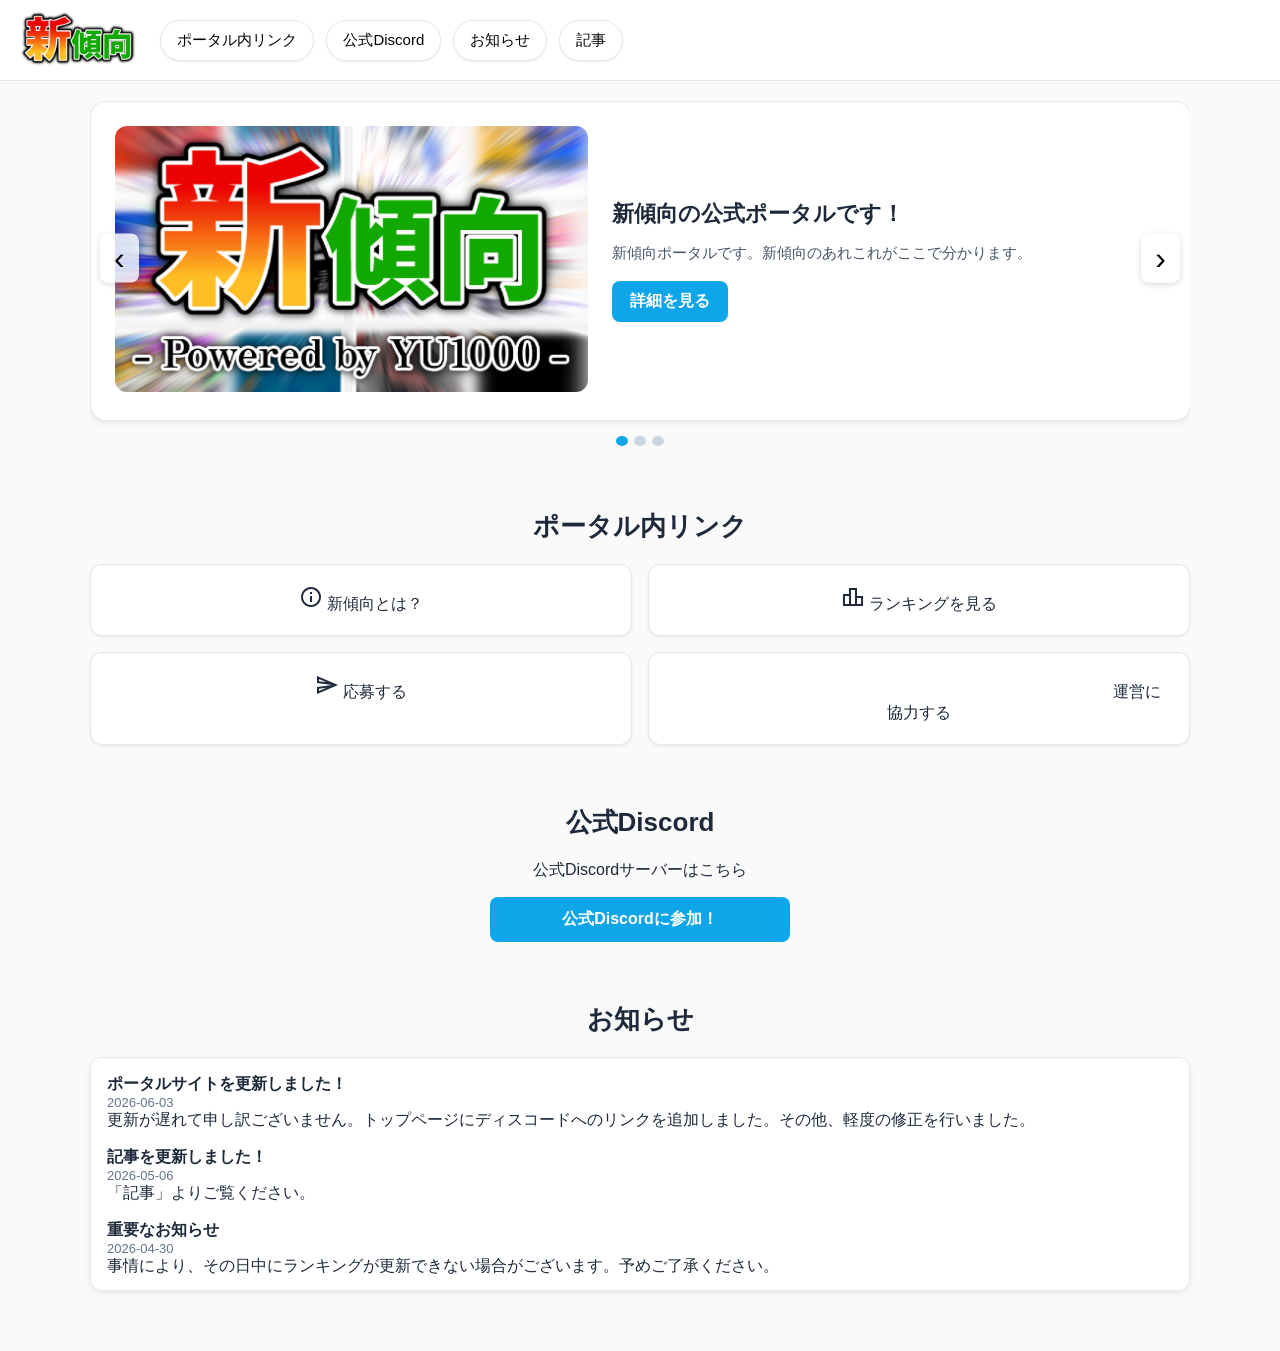
<file: index.html>
<!DOCTYPE html>
<html lang="ja">
<head>
  <meta charset="UTF-8">
  <title>新傾向ポータル - 新傾向</title>
  <link rel="stylesheet" href="assets/css/style.css">
  <link href="https://fonts.googleapis.com/icon?family=Material+Icons+Outlined" rel="stylesheet">
</head>
<body>

<!-- =========================
     ヘッダー（ロゴ + 左寄せ4ボタン）
========================= -->
<header class="header">
  <a href="index.html" class="header-logo">
    <img src="assets/images/logo.png" alt="新傾向ロゴ">
  </a>

  <nav class="header-nav">
    <button class="nav-btn" data-scroll="menu-links">ポータル内リンク</button>
    <button class="nav-btn" data-scroll="scratch">公式Discord</button>
    <button class="nav-btn" data-scroll="news">お知らせ</button>
    <a href="articles.html"><button class="nav-btn">記事</button></a>
  </nav>
</header>

<!-- =========================
     カードスライダー
========================= -->
<section class="card-slider">

  <div class="card-slider-track">

    <div class="card-slide">
      <div class="modelabo-card">
        <div class="modelabo-card-image">
          <img src="assets/images/01.png" alt="">
        </div>
        <div class="modelabo-card-text">
          <div class="modelabo-card-title">新傾向の公式ポータルです！</div>
          <div class="modelabo-card-desc">
            新傾向ポータルです。新傾向のあれこれがここで分かります。
          </div>
          <div class="modelabo-card-btn">
            <a href="about.html" class="modelabo-btn">詳細を見る</a>
          </div>
        </div>
      </div>
    </div>

    <div class="card-slide">
      <div class="modelabo-card">
        <div class="modelabo-card-image">
          <img src="assets/images/02.png" alt="">
        </div>
        <div class="modelabo-card-text">
          <div class="modelabo-card-title">ランキングが毎日更新！</div>
          <div class="modelabo-card-desc">
            GitHub の README から自動取得して最新ランキングを表示します。
          </div>
          <div class="modelabo-card-btn">
            <a href="ranking.html" class="modelabo-btn">ランキングを見る</a>
          </div>
        </div>
      </div>
    </div>

    <div class="card-slide">
      <div class="modelabo-card">
        <div class="modelabo-card-image">
          <img src="assets/images/03.png" alt="">
        </div>
        <div class="modelabo-card-text">
          <div class="modelabo-card-title">作品応募はこちら！</div>
          <div class="modelabo-card-desc">
            Scratch の応募ページから簡単に申請できます。
          </div>
          <div class="modelabo-card-btn">
            <a href="apply.html" class="modelabo-btn">応募する</a>
          </div>
        </div>
      </div>
    </div>

  </div>

  <button class="slider-btn prev">‹</button>
  <button class="slider-btn next">›</button>

  <div class="slider-dots"></div>

</section>

<!-- =========================
     ポータル内リンク
========================= -->
<section id="menu-links" class="section">
  <h2 class="section-title">ポータル内リンク</h2>

  <div class="menu">
    <a href="about.html" class="menu-item">
      <span class="material-icons-outlined">info</span>
      新傾向とは？
    </a>

    <a href="ranking.html" class="menu-item">
      <span class="material-icons-outlined">leaderboard</span>
      ランキングを見る
    </a>

    <a href="apply.html" class="menu-item">
      <span class="material-icons-outlined">send</span>
      応募する
    </a>

    <a href="support.html" class="menu-item">
      <span class="material-icons-outlined">volunteer_activism</span>
      運営に協力する
    </a>
  </div>
</section>

<!-- =========================
     公式Discord
========================= -->
<section id="scratch" class="section">
  <h2 class="section-title">公式Discord</h2>
  <p class="center-text">公式Discordサーバーはこちら</p>
  <a href="https://disboard.org/ja/server/1501068720028651571" target="_blank" class="link-button">公式Discordに参加！</a>
</section>

<!-- =========================
     お知らせ
========================= -->
<section id="news" class="section">
  <h2 class="section-title">お知らせ</h2>

  <div class="news-box" id="news-box">
    読み込み中…
  </div>
</section>

<script src="assets/js/slider.js"></script>
<script src="assets/js/news.js"></script>
<script src="assets/js/scroll.js"></script>

</body>
</html>
</file>
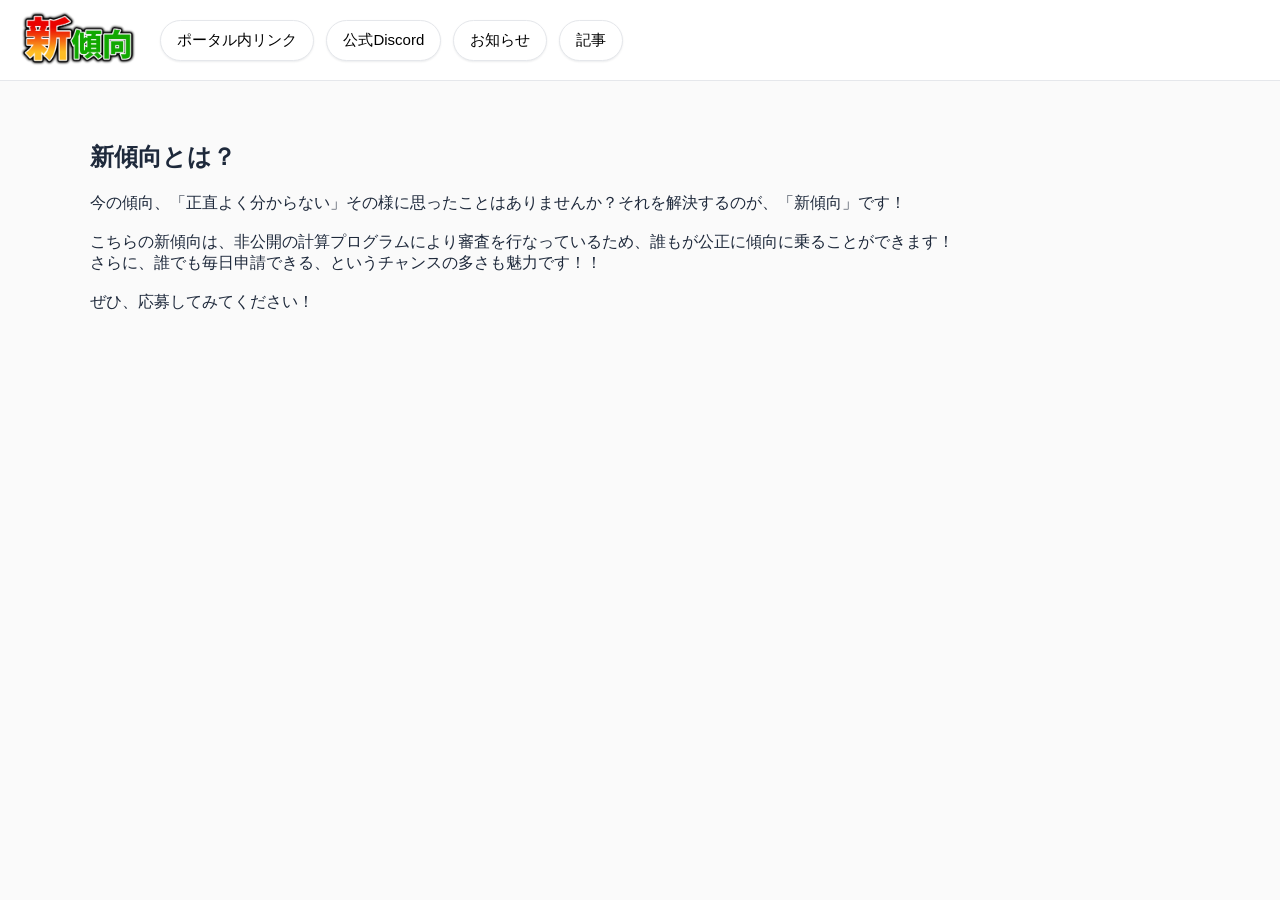
<file: about.html>
<!DOCTYPE html>
<html lang="ja">
<head>
  <meta charset="UTF-8">
  <title>新傾向とは？ - 新傾向</title>
  <link rel="stylesheet" href="assets/css/style.css">
</head>

<body>

  <!-- 共通ヘッダー -->
  <div id="header"></div>
  <script src="assets/js/load-header.js"></script>

  <!-- 本文（section に余白が効く） -->
  <section class="section">
    <h2>新傾向とは？</h2>
    <p>今の傾向、「正直よく分からない」その様に思ったことはありませんか？それを解決するのが、「新傾向」です！<br><br>
      
      こちらの新傾向は、非公開の計算プログラムにより審査を行なっているため、誰もが公正に傾向に乗ることができます！<br>
      さらに、誰でも毎日申請できる、というチャンスの多さも魅力です！！<br><br>
      
      ぜひ、応募してみてください！</p>
  </section>

</body>
</html>
</file>
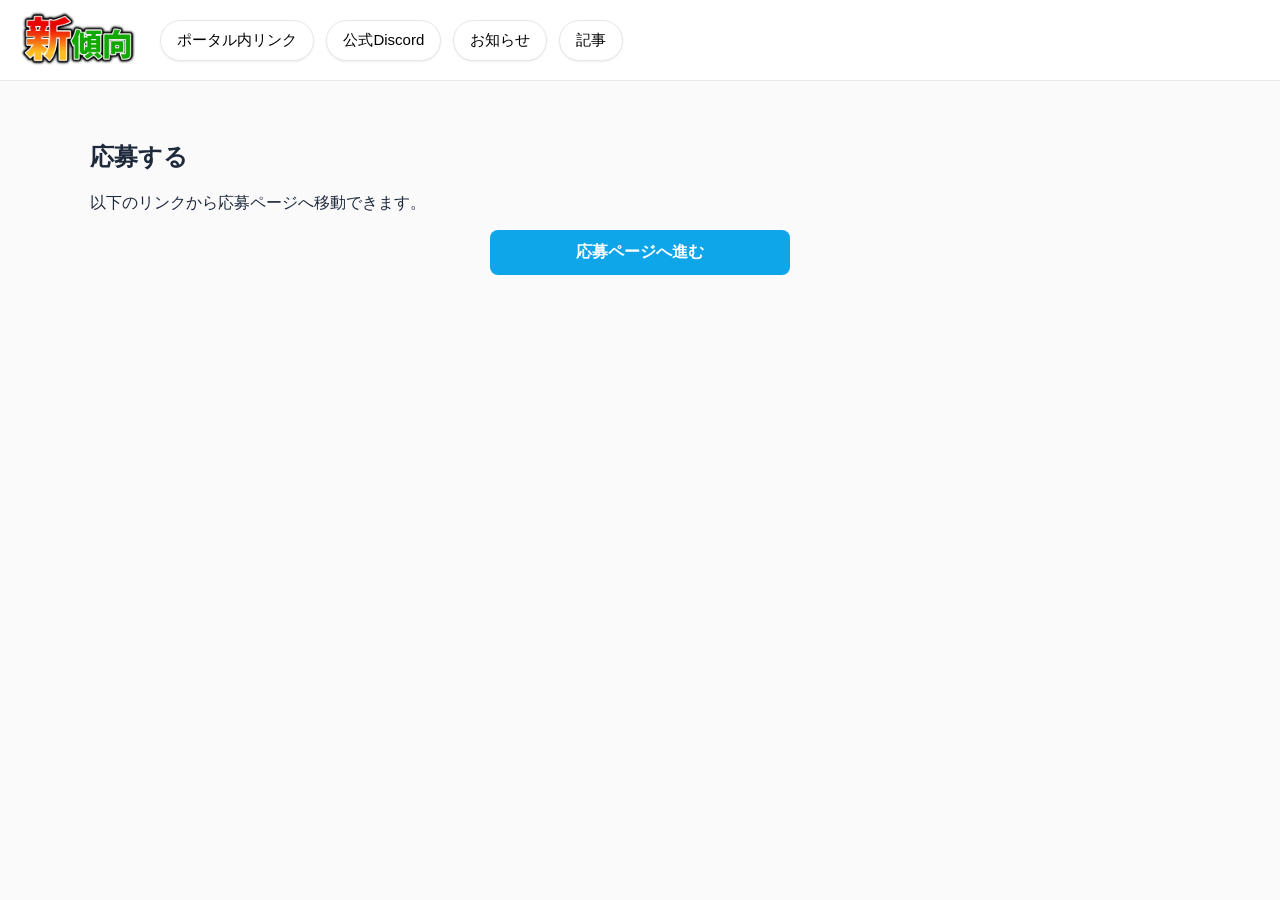
<file: apply.html>
<!DOCTYPE html>
<html lang="ja">
<head>
  <meta charset="UTF-8">
  <title>応募する - 新傾向</title>
  <link rel="stylesheet" href="assets/css/style.css">
</head>

<body>

  <!-- 共通ヘッダー -->
  <div id="header"></div>
  <script src="assets/js/load-header.js"></script>

  <!-- 本文 -->
  <section class="section">
    <h2>応募する</h2>
    <p>以下のリンクから応募ページへ移動できます。</p>

    <a href="https://scratch.mit.edu/projects/1286429603" target="_blank" class="link-button">
      応募ページへ進む
    </a>
  </section>

</body>
</html>
</file>
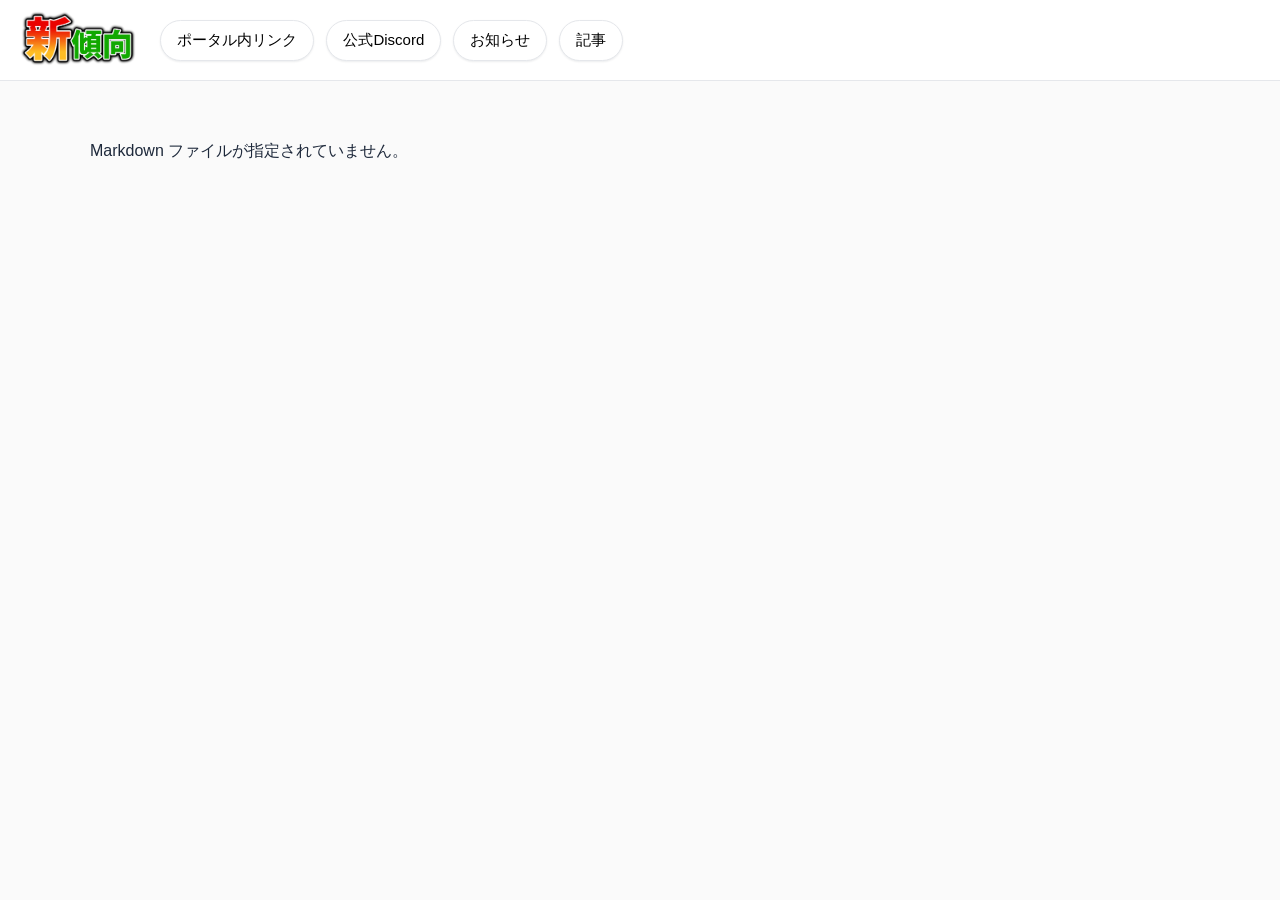
<file: article-template.html>
<!DOCTYPE html>
<html lang="ja">
<head>
  <meta charset="UTF-8">
  <title>記事 - 新傾向</title>
  <link rel="stylesheet" href="assets/css/style.css">
</head>

<body>

  <!-- 共通ヘッダー -->
  <div id="header"></div>
  <script src="assets/js/load-header.js"></script>

  <!-- 記事本文（Markdown → HTML 変換後ここに入る） -->
  <section class="section">
    <div id="article-content">読み込み中…</div>
  </section>

  <!-- Markdown変換ライブラリ（軽量版） -->
  <script src="assets/js/markdown.js"></script>

  <!-- 記事読み込みスクリプト -->
  <script src="assets/js/load-article.js"></script>

</body>
</html>
</file>
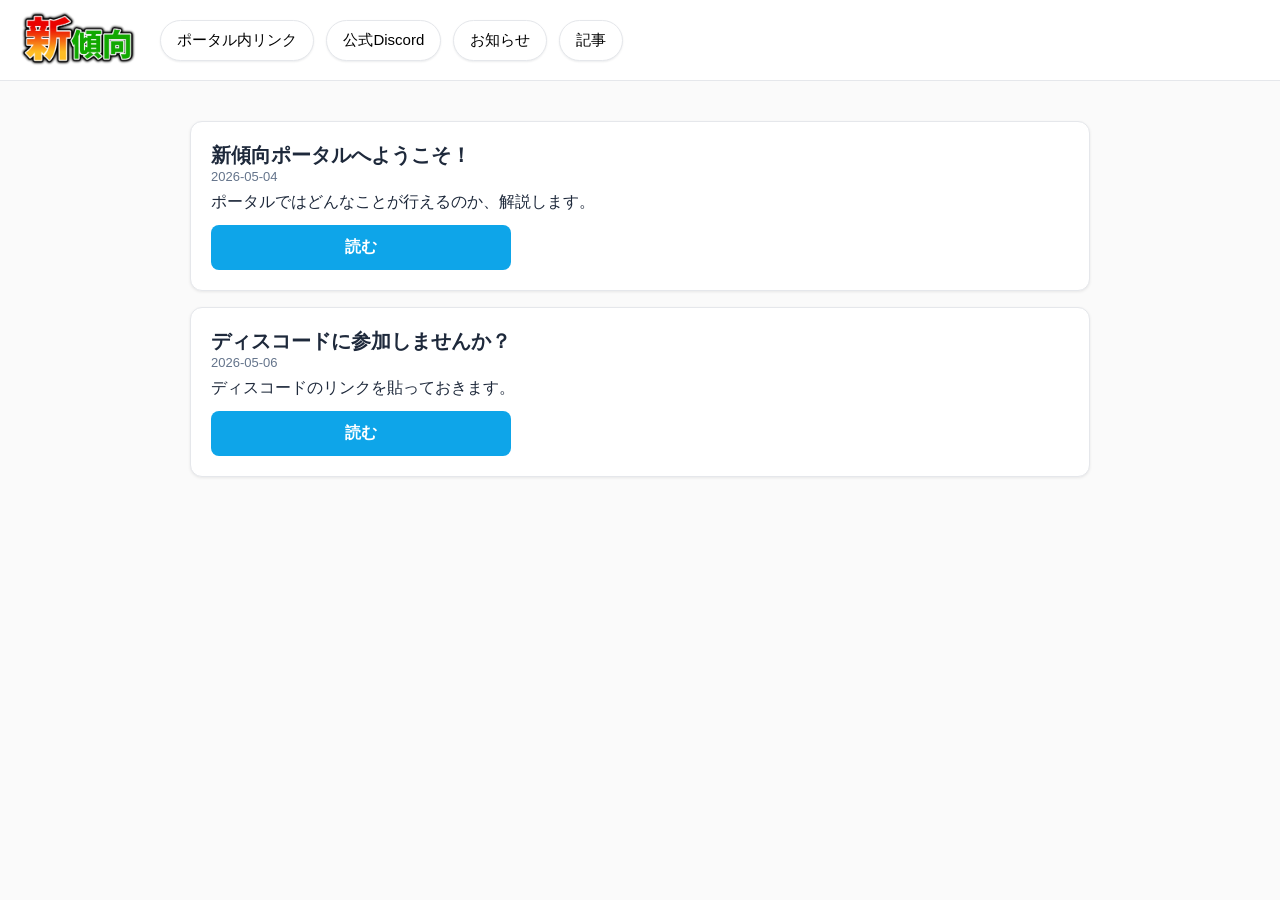
<file: articles.html>
<!DOCTYPE html>
<html lang="ja">
<head>
  <meta charset="UTF-8">
  <title>記事一覧 - 新傾向</title>
  <link rel="stylesheet" href="assets/css/style.css">
</head>
<body>

<!-- ヘッダー読み込みエリア -->
<div id="header"></div>
<script src="assets/js/load-header.js"></script>

<section class="article-list" id="article-list">
  読み込み中…
</section>

<script>
fetch("articles.json")
  .then(res => res.json())
  .then(data => {
    const box = document.getElementById("article-list");
    box.innerHTML = "";

    data.forEach(a => {
      box.innerHTML += `
        <div class="article-card">
          <div class="article-title">${a.title}</div>
          <div class="article-date">${a.date}</div>
          <div class="article-summary">${a.summary}</div>
          <a href="${a.url}" class="link-button" style="margin-top:12px; display:inline-block;">読む</a>
        </div>
      `;
    });
  });
</script>

</body>
</html>
</file>
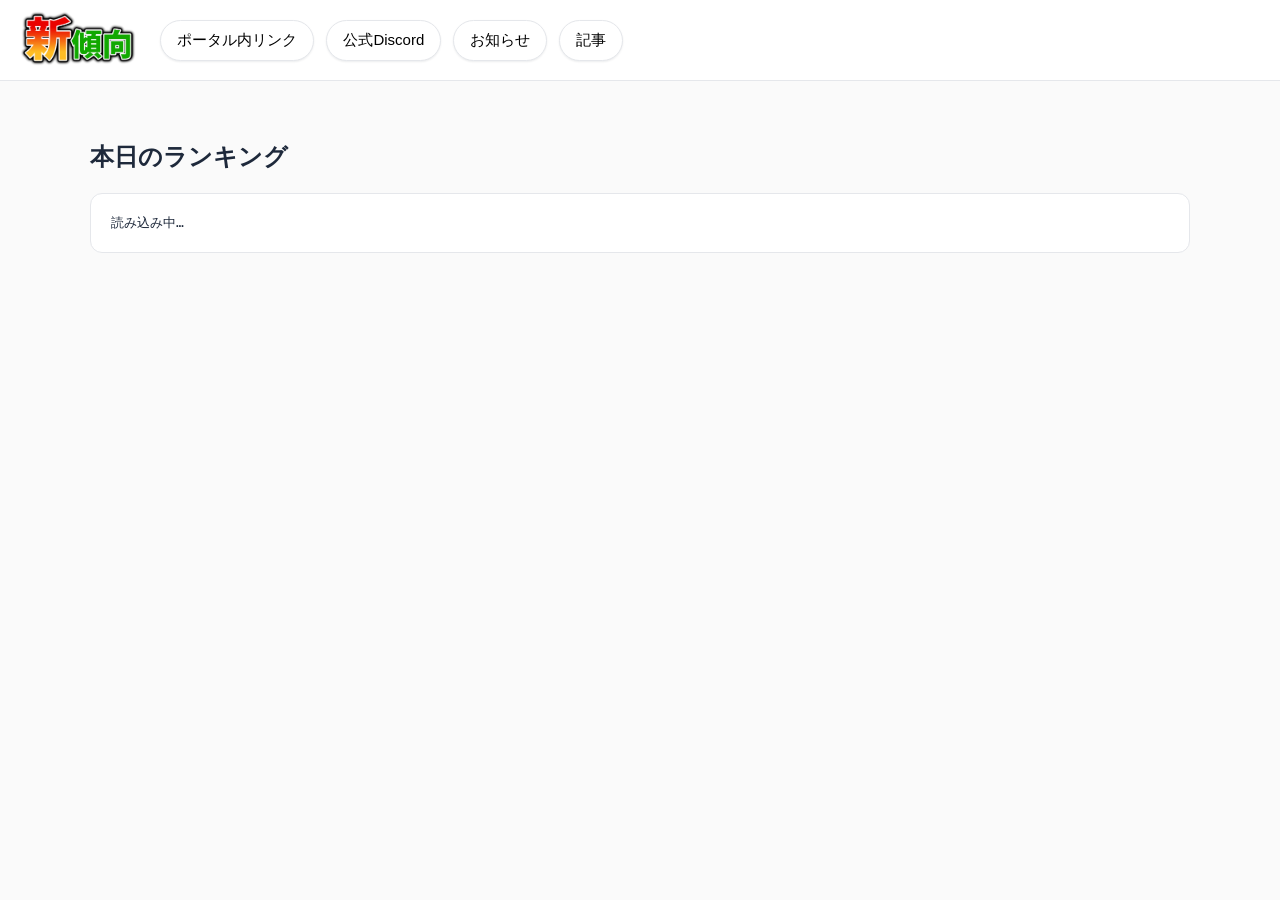
<file: ranking.html>
<!DOCTYPE html>
<html lang="ja">
<head>
  <meta charset="UTF-8">
  <title>ランキングを見る - 新傾向</title>
  <link rel="stylesheet" href="assets/css/style.css">
</head>

<body>

  <!-- 共通ヘッダー -->
  <div id="header"></div>
  <script src="assets/js/load-header.js"></script>

  <!-- 本文 -->
  <section class="section">
    <h2>本日のランキング</h2>

    <pre id="ranking-box" style="
      background:#fff;
      padding:20px;
      border-radius:12px;
      border:1px solid #e5e7eb;
      overflow-x:auto;
      white-space:pre-wrap;
    ">読み込み中…</pre>
  </section>

  <script src="assets/js/ranking.js"></script>

</body>
</html>
</file>
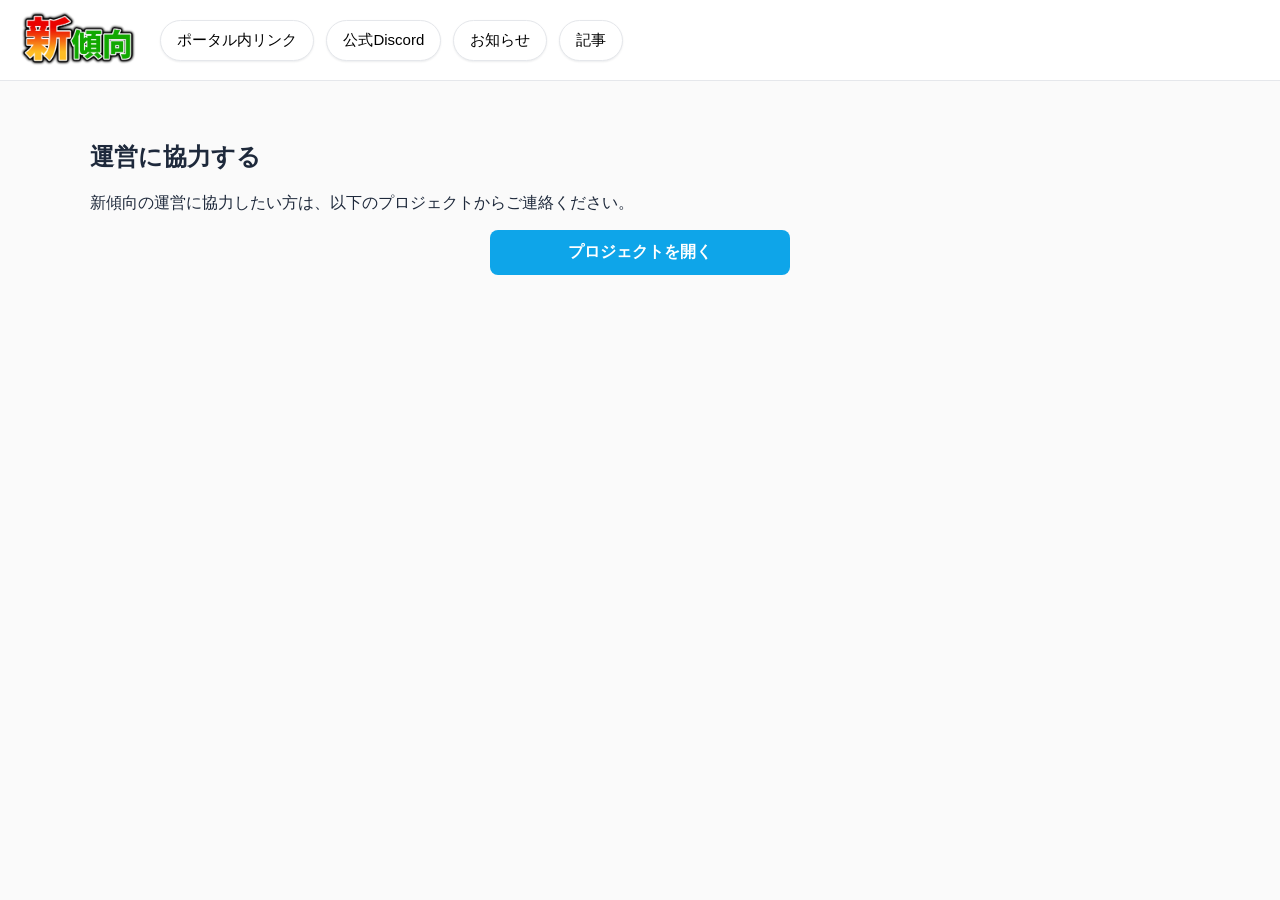
<file: support.html>
<!DOCTYPE html>
<html lang="ja">
<head>
  <meta charset="UTF-8">
  <title>運営に協力する - 新傾向</title>
  <link rel="stylesheet" href="assets/css/style.css">
</head>

<body>

  <!-- 共通ヘッダー -->
  <div id="header"></div>
  <script src="assets/js/load-header.js"></script>

  <!-- 本文 -->
  <section class="section">
    <h2>運営に協力する</h2>
    <p>新傾向の運営に協力したい方は、以下のプロジェクトからご連絡ください。</p>

    <a href="https://scratch.mit.edu/projects/1327973111/" target="_blank" class="link-button">
      プロジェクトを開く
    </a>
  </section>

</body>
</html>
</file>
<file: assets/css/style.css>
/* =========================
   全体
========================= */
body {
  margin: 0;
  font-family: "Inter", sans-serif;
  background: #fafafa;
  color: #1e293b;
}

a {
  text-decoration: none;
  color: inherit;
}

/* =========================
   ヘッダー（左右切れない）
========================= */
.header {
  height: 80px;
  background: #ffffff;
  border-bottom: 1px solid #e5e7eb;
  display: flex;
  align-items: center;
  padding: 0 20px; /* ← ヘッダー専用の余白 */
  position: sticky;
  top: 0;
  z-index: 100;
}

.header-logo img {
  height: 55px;
}

/* ヘッダー内ナビ（左寄せボタン） */
.header-nav {
  display: flex;
  gap: 12px;
  margin-left: 24px;
}

/* ヘッダーのボタンデザイン */
.header-nav .nav-btn {
  padding: 10px 16px;
  font-size: 15px;
  border-radius: 999px;
  border: 1px solid #e5e7eb;
  background: #ffffff;
  cursor: pointer;
  transition: 0.2s;
  box-shadow: 0 1px 2px rgba(15, 23, 42, 0.08);
}

.header-nav .nav-btn:hover {
  background: #f1f5f9;
}

/* =========================
   セクション共通（★本文の左右余白）
========================= */
.section {
  max-width: 1100px;
  margin: 60px auto;
  padding: 0 20px; /* ←←← ★ これが本文の左右余白 */
}

.section-title {
  text-align: center;
  font-size: 26px;
  margin-bottom: 20px;
}

.center-text {
  text-align: center;
  margin-bottom: 16px;
}

.link-button {
  display: block;
  width: 260px;
  margin: 0 auto;
  padding: 12px 20px;
  background: #0ea5e9;
  color: white;
  border-radius: 8px;
  text-align: center;
  font-weight: 600;
}

/* =========================
   お知らせ
========================= */
.news-box {
  background: #ffffff;
  border: 1px solid #e5e7eb;
  border-radius: 12px;
  padding: 16px;
  height: 200px;
  overflow-y: auto;
  box-shadow: 0 2px 6px rgba(0,0,0,0.08);
}

.news-item {
  margin-bottom: 16px;
}

.news-item-title {
  font-weight: 600;
}

.news-item-date {
  font-size: 13px;
  color: #64748b;
}

/* =========================
   メニュー
========================= */
.menu {
  display: grid;
  grid-template-columns: 1fr 1fr;
  gap: 16px;
}

.menu-item {
  background: #ffffff;
  padding: 20px;
  border-radius: 12px;
  border: 1px solid #e5e7eb;
  text-align: center;
  box-shadow: 0 1px 3px rgba(0,0,0,0.08);
  transition: 0.2s;
}

.menu-item:hover {
  background: #f8fafc;
}

/* =========================
   カードスライダー
========================= */
.card-slider {
  max-width: 1100px;
  margin: 20px auto 0;
  position: relative;
  overflow: hidden;
}

.card-slider-track {
  display: flex;
  transition: transform 0.6s ease;
}

.card-slide {
  min-width: 95.5%;
  margin: 0 auto;
  opacity: 0;
  transition: opacity 0.6s ease;
}

.card-slide.active {
  opacity: 1;
}

.slider-dots {
  text-align: center;
  margin-top: 10px;
}

.slider-dots button {
  width: 10px;
  height: 10px;
  margin: 0 3px;
  border-radius: 50%;
  border: none;
  background: #cbd5e1;
  cursor: pointer;
}

.slider-dots button.active {
  background: #0ea5e9;
}

.slider-btn {
  position: absolute;
  top: 45%;
  transform: translateY(-50%);
  background: rgba(255,255,255,0.8);
  border: none;
  font-size: 32px;
  padding: 6px 14px;
  border-radius: 8px;
  cursor: pointer;
  box-shadow: 0 2px 6px rgba(0,0,0,0.15);
}

.prev { left: 10px; }
.next { right: 10px; }

/* =========================
   モデラボ風カード
========================= */
.modelabo-card {
  width: 100%;
  padding: 24px;
  display: flex;
  gap: 24px;
  background: #ffffff;
  border-radius: 16px;
  border: 1px solid #e5e7eb;
  box-shadow: 0 2px 6px rgba(0,0,0,0.08);
}

.modelabo-card-image {
  width: 45%;
}

.modelabo-card-image img {
  width: 100%;
  aspect-ratio: 16/9;
  object-fit: cover;
  border-radius: 12px;
}

.modelabo-card-text {
  flex: 1;
  display: flex;
  flex-direction: column;
  justify-content: center;
}

.modelabo-card-title {
  font-size: 22px;
  font-weight: 600;
  margin-bottom: 12px;
}

.modelabo-card-desc {
  font-size: 15px;
  line-height: 1.6;
  color: #475569;
  margin-bottom: 16px;
}

.modelabo-btn {
  display: inline-block;
  padding: 10px 18px;
  background: #0ea5e9;
  color: white;
  border-radius: 8px;
  font-weight: 600;
}

/* =========================
   記事一覧
========================= */
.article-list {
  max-width: 900px;
  margin: 40px auto;
  padding: 0 20px;
}

.article-card {
  background: #ffffff;
  padding: 20px;
  border-radius: 12px;
  border: 1px solid #e5e7eb;
  margin-bottom: 16px;
  box-shadow: 0 1px 3px rgba(0,0,0,0.08);
}

.article-title {
  font-size: 20px;
  font-weight: 600;
}

.article-date {
  font-size: 13px;
  color: #64748b;
}

.article-summary {
  margin-top: 8px;
}

/* =========================
   レスポンシブ対応（タブレット・スマホ共通：1024px以下）
========================= */
@media (max-width: 1024px) {
  .modelabo-card {
    gap: 16px;
    padding: 16px;
  }
}

/* =========================
   スマホ最適化（768px以下）
========================= */
@media (max-width: 768px) {

  /* ===== 全体 ===== */
  body {
    font-size: 15px;
    line-height: 1.75;
  }

  /* ===== セクション ===== */
  .section {
    margin: 48px auto;      /* 余白を広げて読みやすく */
    padding: 0 20px;
  }

  .section-title {
    font-size: 22px;
    margin-bottom: 20px;
  }

  /* ===== ヘッダー ===== */
  .header {
    height: auto;
    padding: 14px 16px;
    flex-wrap: wrap;
  }

  .header-logo img {
    height: 40px;
  }

  .header-nav {
    width: 100%;
    margin-left: 0;
    margin-top: 12px;
    display: flex;
    flex-wrap: wrap;
    gap: 10px;
  }

  .header-nav .nav-btn {
    flex: 1;
    padding: 10px 0;
    font-size: 14px;
  }

  /* ===== メニュー ===== */
  .menu {
    grid-template-columns: 1fr;
    gap: 18px; /* 余白を広げる */
  }

  .menu-item {
    padding: 20px;
    border-radius: 10px;
    box-shadow: 0 1px 2px rgba(0,0,0,0.05); /* 影を弱く */
    font-size: 16px;
  }

  /* ===== カードスライダー ===== */
  .card-slide {
    min-width: 100%;
  }

  .slider-btn {
    font-size: 26px;
    padding: 6px 12px;
    top: 50%;
    transform: translateY(-50%);
    display: block;
  }

  /* ===== モデラボカード ===== */
  .modelabo-card {
    flex-direction: column;
    padding: 20px;
    gap: 20px;
    border-radius: 14px;
  }

  .modelabo-card-image {
    width: 100%;
  }

  .modelabo-card-text {
    text-align: left;
  }

  .modelabo-card-title {
    font-size: 20px;
  }

  .modelabo-card-desc {
    font-size: 15px;
    line-height: 1.75;
  }

  .modelabo-btn {
    width: 100%;
    padding: 12px 0;
    text-align: center;
  }

  /* ===== 記事一覧 ===== */
  .article-list {
    padding: 0 18px;
  }

  .article-card {
    padding: 20px;
    border-radius: 12px;
  }

  .article-title {
    font-size: 18px;
  }
}
</file>
